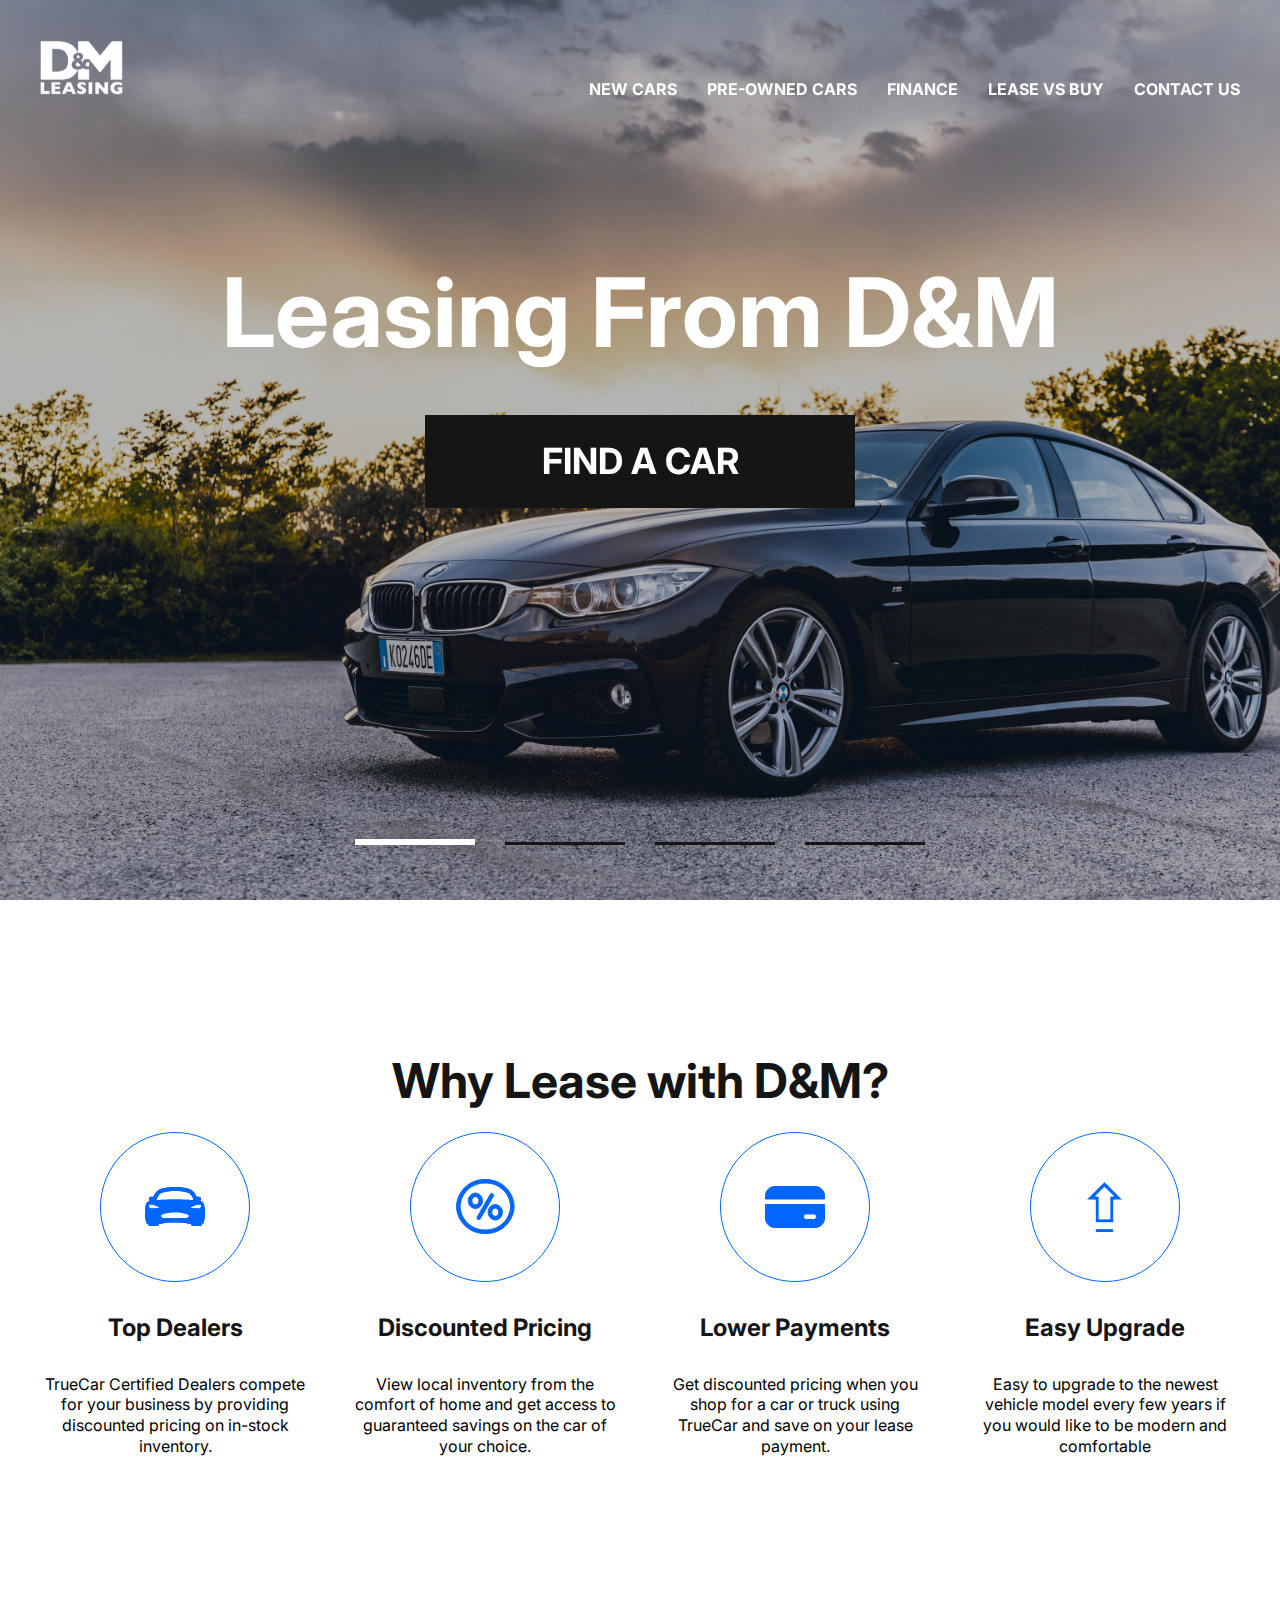
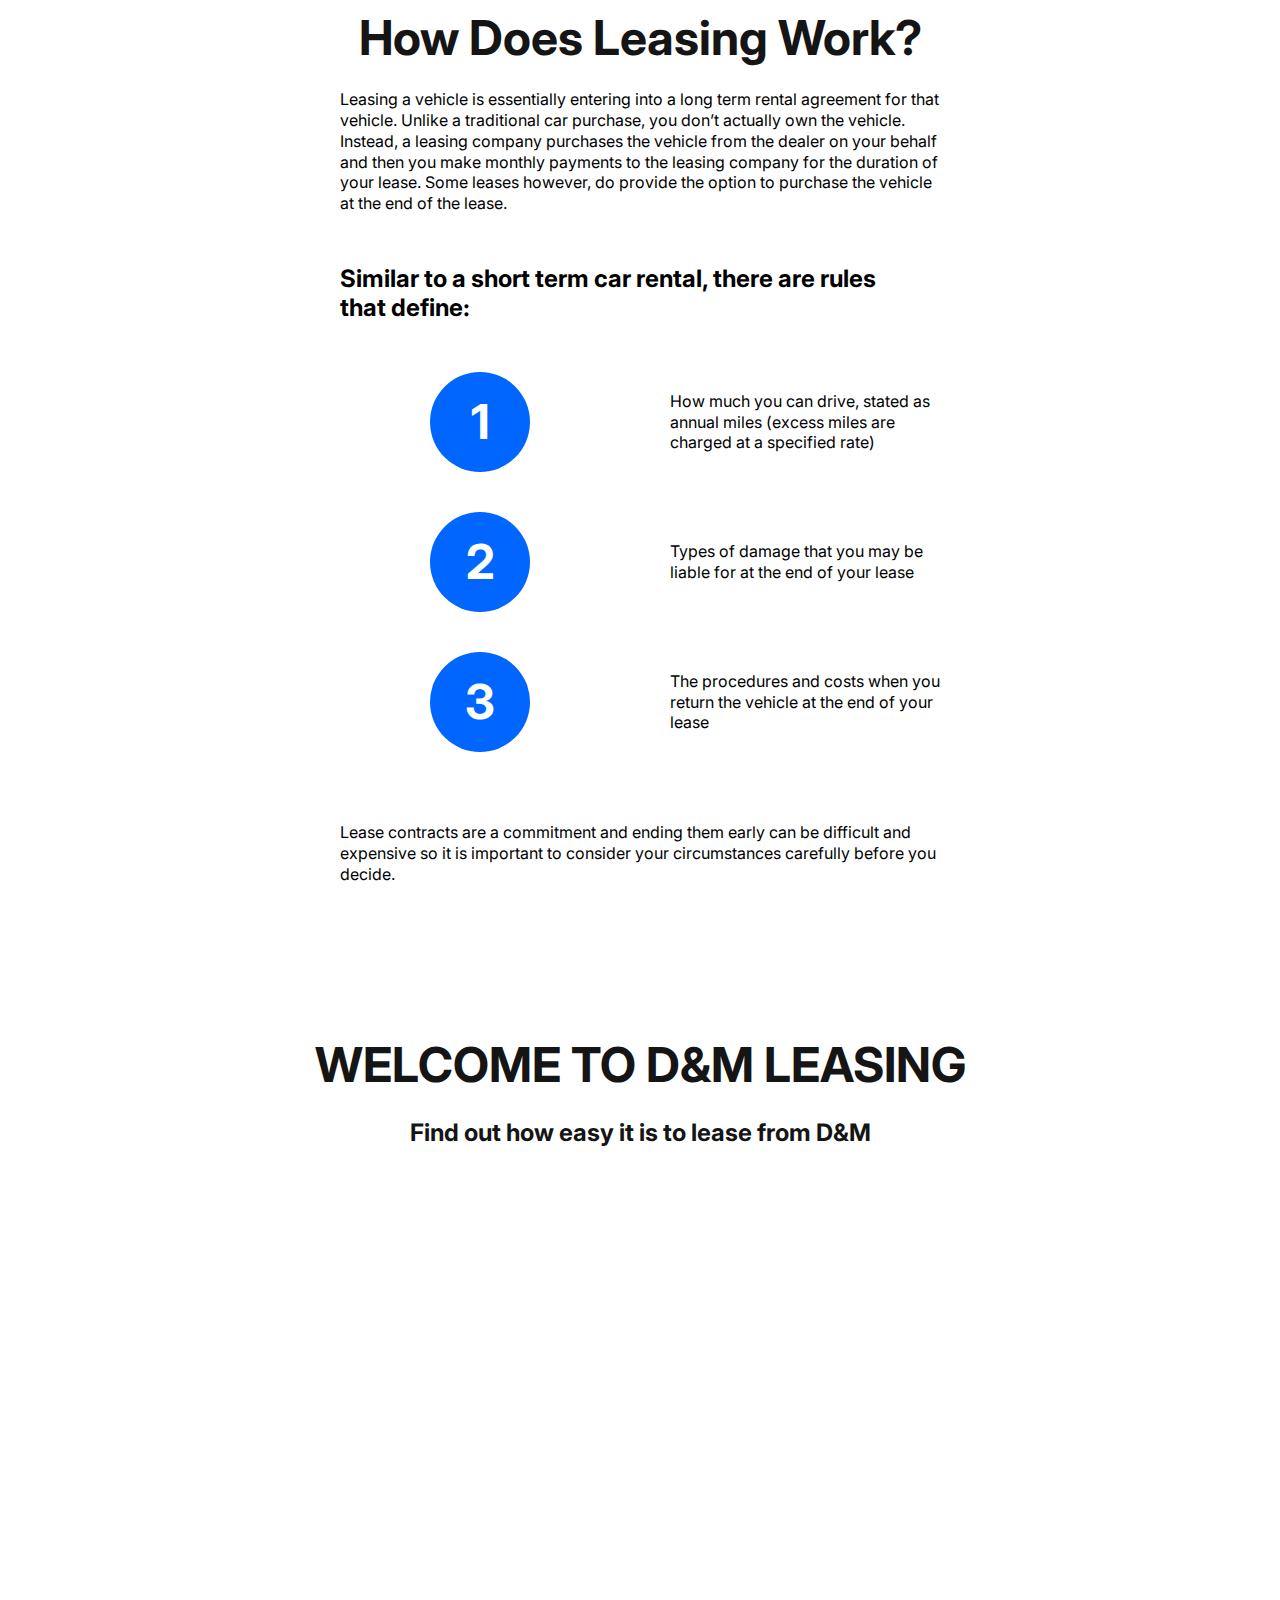
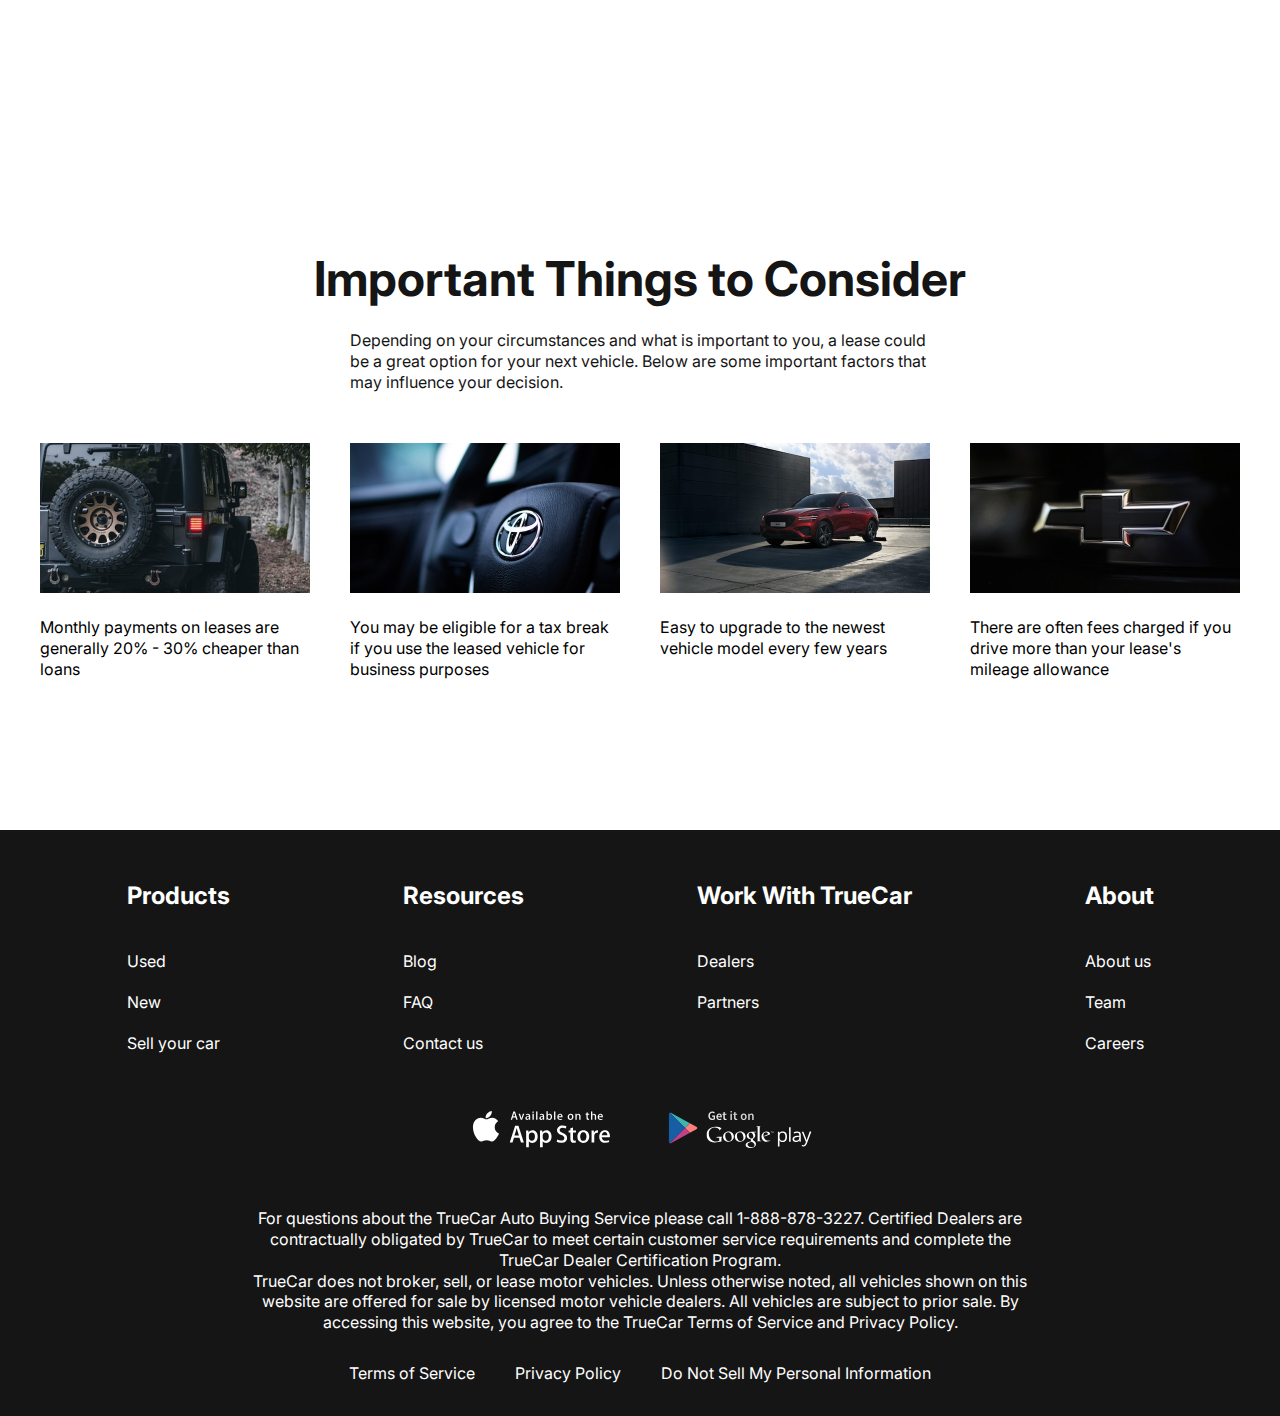
<file: index.html>
<!DOCTYPE html>
<html lang="en">

<head>
  <meta charset="UTF-8">
  <meta http-equiv="X-UA-Compatible" content="IE=edge">
  <meta name="viewport" content="width=device-width, initial-scale=1.0">
  <title>Document</title>
  <link rel="preconnect" href="https://fonts.googleapis.com">
  <link rel="preconnect" href="https://fonts.gstatic.com" crossorigin>
  <link href="https://fonts.googleapis.com/css2?family=Inter:wght@400;700&display=swap" rel="stylesheet">
  <link rel="stylesheet" href="https://cdn.jsdelivr.net/npm/swiper@9/swiper-bundle.min.css" />
  <link rel="stylesheet" href="css/style.css">
</head>

<body>
  <div class="wrapper">
    <header class="header header-main">
      <div class="container">
        <div class="header__inner">
          <a href="#" class="logo">
            <img src="images/logo.svg" alt="" class="logo__img">
          </a>
          <nav class="menu">
            <ul class="menu__list">
              <li class="menu__list-item"><a href="#" class="menu__list-link">NEW CARS</a></li>
              <li class="menu__list-item"><a href="#" class="menu__list-link">PRE-OWNED CARS</a></li>
              <li class="menu__list-item"><a href="#" class="menu__list-link">FINANCE</a></li>
              <li class="menu__list-item"><a href="#" class="menu__list-link">LEASE VS BUY</a></li>
              <li class="menu__list-item"><a href="contacts.html" class="menu__list-link">CONTACT US</a></li>
            </ul>
          </nav>
        </div>
      </div>
    </header>
    <main class="main">
      <section class="top">
        <div class="container">
          <h1 class="title">
            Leasing From D&M
          </h1>
          <a href="#" class="top__link">FIND A CAR</a>
        </div>
      </section>
      <div class="slider">
        <div class="swiper">
          <div class="swiper-wrapper">
            <div class="swiper-slide" style="background-image: url(images/slide-1.jpg)"></div>
            <div class="swiper-slide" style="background-image: url(images/slide-1.jpg)"></div>
            <div class="swiper-slide" style="background-image: url(images/slide-1.jpg)"></div>
            <div class="swiper-slide" style="background-image: url(images/slide-1.jpg)"></div>
          </div>
          <div class="swiper-pagination"></div>

        </div>
      </div>
      <section class="why-lease">
        <div class="container">
          <h2 class="section-title">
            Why Lease with D&M?
          </h2>
          <ul class="why-lease__list">
            <li class="why-lease__item">
              <img src="images/why-lease-1.svg" alt="" class="why-lease__item-img">
              <h3 class="why-lease__item-title">Top Dealers</h3>
              <p class="why-lease__item-text">TrueCar Certified Dealers compete for your business by providing
                discounted pricing on in-stock inventory.</p>
            </li>
            <li class="why-lease__item">
              <img src="images/why-lease-2.svg" alt="" class="why-lease__item-img">
              <h3 class="why-lease__item-title">Discounted Pricing</h3>
              <p class="why-lease__item-text">View local inventory from the comfort of home and get access to guaranteed
                savings on the car of your choice.</p>
            </li>
            <li class="why-lease__item">
              <img src="images/why-lease-3.svg" alt="" class="why-lease__item-img">
              <h3 class="why-lease__item-title">Lower Payments</h3>
              <p class="why-lease__item-text">Get discounted pricing when you shop for a car or truck using TrueCar and
                save on your lease payment.</p>
            </li>
            <li class="why-lease__item">
              <img src="images/why-lease-4.svg" alt="" class="why-lease__item-img">
              <h3 class="why-lease__item-title">Easy Upgrade</h3>
              <p class="why-lease__item-text">Easy to upgrade to the newest vehicle model every few years if you would
                like to be modern and comfortable</p>
            </li>
          </ul>
        </div>
      </section>
      <section class="how-does">
        <div class="container">
          <div class="how-does__inner">
            <h2 class="section-title">
              How Does Leasing Work?
            </h2>
            <p class="how-does__text">
              Leasing a vehicle is essentially entering into a long term rental agreement for that vehicle. Unlike a
              traditional car purchase, you don’t actually own the vehicle. Instead, a leasing company purchases the
              vehicle from the dealer on your behalf and then you make monthly payments to the leasing company for the
              duration of your lease. Some leases however, do provide the option to purchase the vehicle at the end of
              the lease.
            </p>
            <h4 class="how-does__title">
              Similar to a short term car rental, there are rules that define:
            </h4>
            <ol class="how-does__list">
              <li class="how-does__item">How much you can drive, stated as annual miles (excess miles are charged at a
                specified rate)</li>
              <li class="how-does__item">Types of damage that you may be liable for at the end of your lease</li>
              <li class="how-does__item">The procedures and costs when you return the vehicle at the end of your lease
              </li>
            </ol>
            <p class="how-does__text">
              Lease contracts are a commitment and ending them early can be difficult and expensive so it is important
              to consider your circumstances carefully before you decide.
            </p>
          </div>
        </div>
      </section>
      <section class="video">
        <div class="container">
          <h2 class="section-title video-title">
            WELCOME TO D&M LEASING
          </h2>
          <p class="video__text">
            Find out how easy it is to lease from D&M
          </p>
          <iframe class="video__content" width="1000" height="500" src="https://www.youtube.com/embed/vs3zShb6KwM"
            title="YouTube video player" frameborder="0"
            allow="accelerometer; autoplay; clipboard-write; encrypted-media; gyroscope; picture-in-picture; web-share"
            allowfullscreen></iframe>
        </div>
      </section>
      <section class="important">
        <div class="container">
          <h2 class="section-title important-title">
            Important Things to Consider
          </h2>
          <p class="important__text">
            Depending on your circumstances and what is important to you, a lease could be a great option for your next
            vehicle. Below are some important factors that may influence your decision.
          </p>
          <ul class="important__list">
            <li class="important__item">
              <img src="images/imp-1.jpg" alt="" class="important__item-img">
              <p class="important__item-text">
                Monthly payments on leases are generally 20% - 30% cheaper than loans
              </p>
            </li>
            <li class="important__item">
              <img src="images/imp-2.jpg" alt="" class="important__item-img">
              <p class="important__item-text">
                You may be eligible for a tax break if you use the leased vehicle for business purposes
              </p>
            </li>
            <li class="important__item">
              <img src="images/imp-3.jpg" alt="" class="important__item-img">
              <p class="important__item-text">
                Easy to upgrade to the newest vehicle model every few years
              </p>
            </li>
            <li class="important__item">
              <img src="images/imp-4.jpg" alt="" class="important__item-img">
              <p class="important__item-text">
                There are often fees charged if you drive more than your lease's mileage allowance
              </p>
            </li>
          </ul>
        </div>
      </section>
    </main>
    <footer class="footer">
      <div class="container">
        <nav class="footer__menu">
          <ul class="footer__menu-list">
            <li class="footer__menu-item">
              <p class="footer__menu-title">Products</p>
            </li>
            <li class="footer__menu-item"><a href="#" class="footer__menu-link">Used</a></li>
            <li class="footer__menu-item"><a href="#" class="footer__menu-link">New</a></li>
            <li class="footer__menu-item"><a href="#" class="footer__menu-link">Sell your car</a></li>
          </ul>
          <ul class="footer__menu-list">
            <li class="footer__menu-item">
              <p class="footer__menu-title">Resources</p>
            </li>

            <li class="footer__menu-item"><a href="#" class="footer__menu-link">Blog</a></li>
            <li class="footer__menu-item"><a href="#" class="footer__menu-link">FAQ</a></li>
            <li class="footer__menu-item"><a href="#" class="footer__menu-link">Contact us</a></li>
          </ul>
          <ul class="footer__menu-list">
            <li class="footer__menu-item">
              <p class="footer__menu-title">Work With TrueCar</p>
            </li>
            <li class="footer__menu-item"><a href="#" class="footer__menu-link">Dealers</a></li>
            <li class="footer__menu-item"><a href="#" class="footer__menu-link">Partners</a></li>
          </ul>
          <ul class="footer__menu-list">
            <li class="footer__menu-item">
              <p class="footer__menu-title">About</p>
            </li>
            <li class="footer__menu-item"><a href="#" class="footer__menu-link">About us</a></li>
            <li class="footer__menu-item"><a href="#" class="footer__menu-link">Team</a></li>
            <li class="footer__menu-item"><a href="#" class="footer__menu-link">Careers</a></li>
          </ul>

        </nav>
        <ul class="app">
          <li class="app__item">
            <a href="" class="app__item-link">
              <img class="app__item-img" src="images/appstore.svg" alt="">
            </a>
          </li>
          <li class="app__item">
            <a href="" class="app__item-link">
              <img class="app__item-img" src="images/playmarket.svg" alt="">
            </a>
          </li>
        </ul>
        <div class="footer__copy">
          <p class="footer__copy-text">
            For questions about the TrueCar Auto Buying Service please call 1-888-878-3227.
            Certified Dealers are contractually obligated by TrueCar to meet certain customer service requirements and
            complete the TrueCar Dealer Certification Program.

          </p>
          <p class="footer__copy-text">
            TrueCar does not broker, sell, or lease motor vehicles. Unless otherwise noted, all vehicles shown on this
            website are offered for sale by licensed motor vehicle dealers. All vehicles are subject to prior sale. By
            accessing this website, you agree to the TrueCar Terms of Service and Privacy Policy.
          </p>
        </div>
        <nav class="copy__nav">
          <ul class="copy__nav-list">
            <li class="copy__nav-item"><a href="#" class="copy__nav-link">Terms of Service</a></li>
            <li class="copy__nav-item"><a href="#" class="copy__nav-link">Privacy Policy</a></li>
            <li class="copy__nav-item"><a href="#" class="copy__nav-link">Do Not Sell My Personal Information</a></li>
          </ul>
        </nav>
      </div>
    </footer>
  </div>
  <script src="https://cdn.jsdelivr.net/npm/swiper@9/swiper-bundle.min.js"></script>
  <script src="js/main.js"></script>
</body>

</html>
</file>
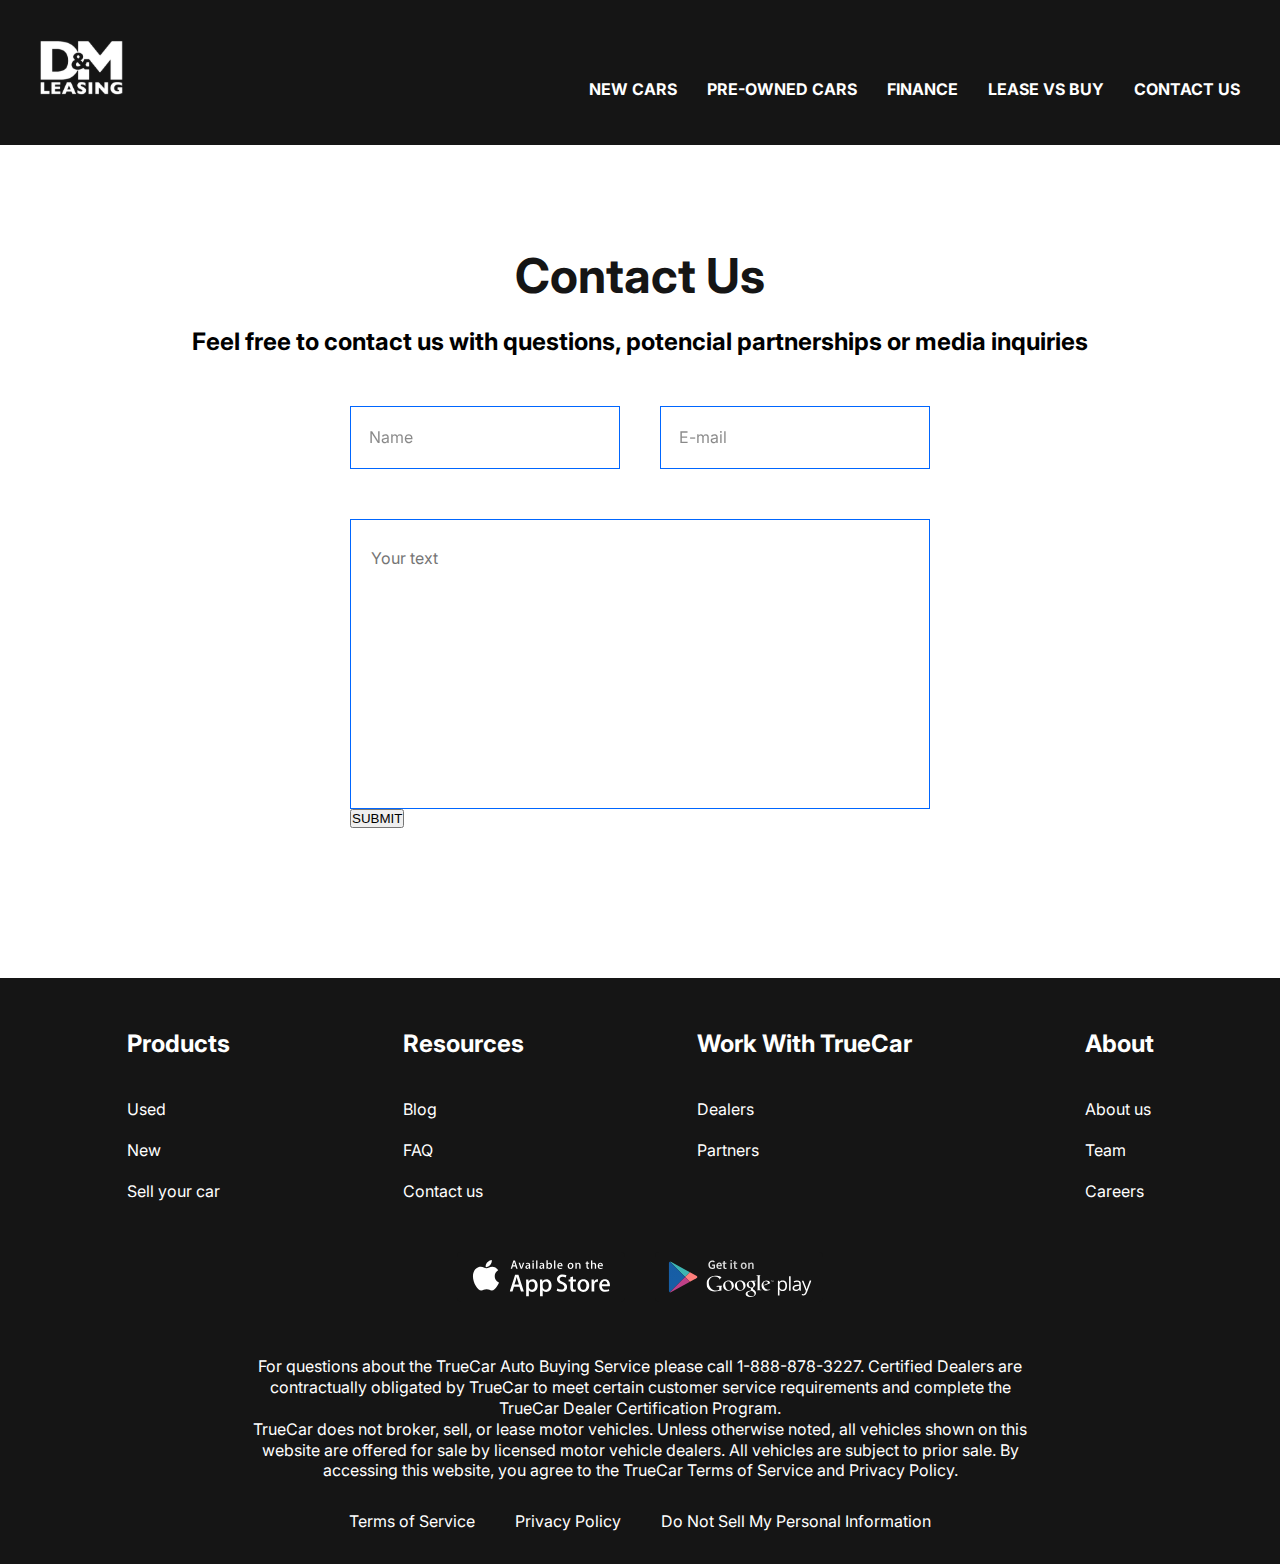
<file: contacts.html>
<!DOCTYPE html>
<html lang="en">

<head>
  <meta charset="UTF-8">
  <meta http-equiv="X-UA-Compatible" content="IE=edge">
  <meta name="viewport" content="width=device-width, initial-scale=1.0">
  <title>Document</title>
  <link rel="preconnect" href="https://fonts.googleapis.com">
  <link rel="preconnect" href="https://fonts.gstatic.com" crossorigin>
  <link href="https://fonts.googleapis.com/css2?family=Inter:wght@400;700&display=swap" rel="stylesheet">
  <link rel="stylesheet" href="css/style.css">
</head>

<body>
  <div class="wrapper">
    <header class="header">
      <div class="container">
        <div class="header__inner">
          <a href="index.html" class="logo">
            <img src="images/logo.svg" alt="" class="logo__img">
          </a>
          <nav class="menu">
            <ul class="menu__list">
              <li class="menu__list-item"><a href="#" class="menu__list-link">NEW CARS</a></li>
              <li class="menu__list-item"><a href="#" class="menu__list-link">PRE-OWNED CARS</a></li>
              <li class="menu__list-item"><a href="#" class="menu__list-link">FINANCE</a></li>
              <li class="menu__list-item"><a href="#" class="menu__list-link">LEASE VS BUY</a></li>
              <li class="menu__list-item"><a href="#" class="menu__list-link">CONTACT US</a></li>
            </ul>
          </nav>
        </div>
      </div>
    </header>
    <main class="main">
      <section class="contacts">
        <div class="container">
          <h2 class="section-title contacts-title">
            Contact Us
          </h2>
          <p class="contacts__text">
            Feel free to contact us with questions, potencial partnerships or media inquiries
          </p>
          <form action="#" class="form">
            <input placeholder="Name" type="text" class="form__input">
            <input placeholder="E-mail" type="email" class="form__input">
            <textarea placeholder="Your text" class="form__textarea"></textarea>
            <button class="form__btn" type="submit">SUBMIT</button>
          </form>
        </div>
      </section>

    </main>
    <footer class="footer">
      <div class="container">
        <nav class="footer__menu">
          <ul class="footer__menu-list">
            <li class="footer__menu-item">
              <p class="footer__menu-title">Products</p>
            </li>
            <li class="footer__menu-item"><a href="#" class="footer__menu-link">Used</a></li>
            <li class="footer__menu-item"><a href="#" class="footer__menu-link">New</a></li>
            <li class="footer__menu-item"><a href="#" class="footer__menu-link">Sell your car</a></li>
          </ul>
          <ul class="footer__menu-list">
            <li class="footer__menu-item">
              <p class="footer__menu-title">Resources</p>
            </li>

            <li class="footer__menu-item"><a href="#" class="footer__menu-link">Blog</a></li>
            <li class="footer__menu-item"><a href="#" class="footer__menu-link">FAQ</a></li>
            <li class="footer__menu-item"><a href="#" class="footer__menu-link">Contact us</a></li>
          </ul>
          <ul class="footer__menu-list">
            <li class="footer__menu-item">
              <p class="footer__menu-title">Work With TrueCar</p>
            </li>
            <li class="footer__menu-item"><a href="#" class="footer__menu-link">Dealers</a></li>
            <li class="footer__menu-item"><a href="#" class="footer__menu-link">Partners</a></li>
          </ul>
          <ul class="footer__menu-list">
            <li class="footer__menu-item">
              <p class="footer__menu-title">About</p>
            </li>
            <li class="footer__menu-item"><a href="#" class="footer__menu-link">About us</a></li>
            <li class="footer__menu-item"><a href="#" class="footer__menu-link">Team</a></li>
            <li class="footer__menu-item"><a href="#" class="footer__menu-link">Careers</a></li>
          </ul>

        </nav>
        <ul class="app">
          <li class="app__item">
            <a href="" class="app__item-link">
              <img class="app__item-img" src="images/appstore.svg" alt="">
            </a>
          </li>
          <li class="app__item">
            <a href="" class="app__item-link">
              <img class="app__item-img" src="images/playmarket.svg" alt="">
            </a>
          </li>
        </ul>
        <div class="footer__copy">
          <p class="footer__copy-text">
            For questions about the TrueCar Auto Buying Service please call 1-888-878-3227.
            Certified Dealers are contractually obligated by TrueCar to meet certain customer service requirements and
            complete the TrueCar Dealer Certification Program.

          </p>
          <p class="footer__copy-text">
            TrueCar does not broker, sell, or lease motor vehicles. Unless otherwise noted, all vehicles shown on this
            website are offered for sale by licensed motor vehicle dealers. All vehicles are subject to prior sale. By
            accessing this website, you agree to the TrueCar Terms of Service and Privacy Policy.
          </p>
        </div>
        <nav class="copy__nav">
          <ul class="copy__nav-list">
            <li class="copy__nav-item"><a href="#" class="copy__nav-link">Terms of Service</a></li>
            <li class="copy__nav-item"><a href="#" class="copy__nav-link">Privacy Policy</a></li>
            <li class="copy__nav-item"><a href="#" class="copy__nav-link">Do Not Sell My Personal Information</a></li>
          </ul>
        </nav>
      </div>
    </footer>
  </div>
</body>

</html>
</file>
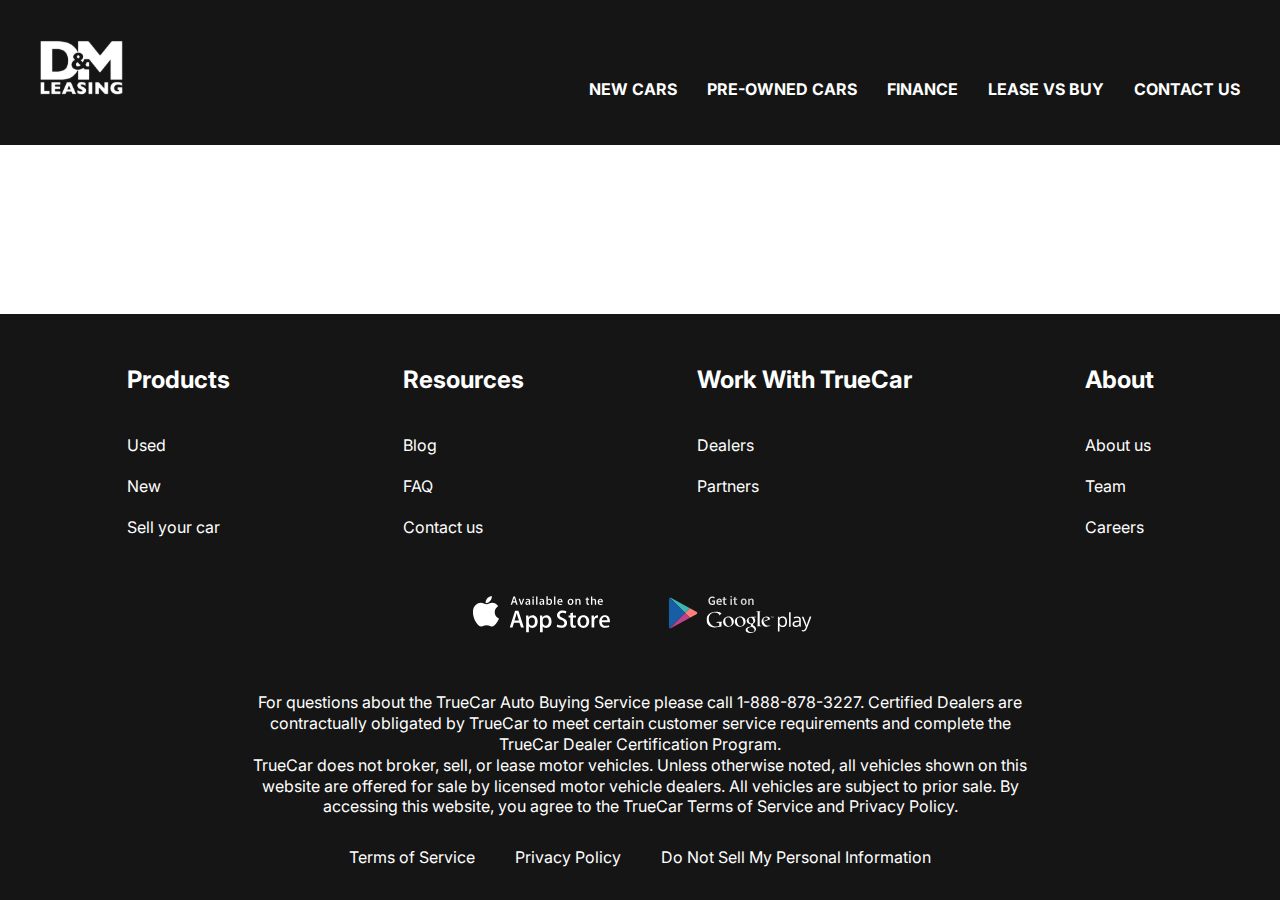
<file: new-cars.html>
<!DOCTYPE html>
<html lang="en">

<head>
  <meta charset="UTF-8">
  <meta http-equiv="X-UA-Compatible" content="IE=edge">
  <meta name="viewport" content="width=device-width, initial-scale=1.0">
  <title>Document</title>
  <link rel="preconnect" href="https://fonts.googleapis.com">
  <link rel="preconnect" href="https://fonts.gstatic.com" crossorigin>
  <link href="https://fonts.googleapis.com/css2?family=Inter:wght@400;700&display=swap" rel="stylesheet">
  <link rel="stylesheet" href="css/style.css">
</head>

<body>
  <div class="wrapper">
    <header class="header">
      <div class="container">
        <div class="header__inner">
          <a href="index.html" class="logo">
            <img src="images/logo.svg" alt="" class="logo__img">
          </a>
          <nav class="menu">
            <ul class="menu__list">
              <li class="menu__list-item"><a href="#" class="menu__list-link">NEW CARS</a></li>
              <li class="menu__list-item"><a href="#" class="menu__list-link">PRE-OWNED CARS</a></li>
              <li class="menu__list-item"><a href="#" class="menu__list-link">FINANCE</a></li>
              <li class="menu__list-item"><a href="#" class="menu__list-link">LEASE VS BUY</a></li>
              <li class="menu__list-item"><a href="contacts.html" class="menu__list-link">CONTACT US</a></li>
            </ul>
          </nav>
        </div>
      </div>
    </header>
    <main class="main">


    </main>
    <footer class="footer">
      <div class="container">
        <nav class="footer__menu">
          <ul class="footer__menu-list">
            <li class="footer__menu-item">
              <p class="footer__menu-title">Products</p>
            </li>
            <li class="footer__menu-item"><a href="#" class="footer__menu-link">Used</a></li>
            <li class="footer__menu-item"><a href="#" class="footer__menu-link">New</a></li>
            <li class="footer__menu-item"><a href="#" class="footer__menu-link">Sell your car</a></li>
          </ul>
          <ul class="footer__menu-list">
            <li class="footer__menu-item">
              <p class="footer__menu-title">Resources</p>
            </li>

            <li class="footer__menu-item"><a href="#" class="footer__menu-link">Blog</a></li>
            <li class="footer__menu-item"><a href="#" class="footer__menu-link">FAQ</a></li>
            <li class="footer__menu-item"><a href="#" class="footer__menu-link">Contact us</a></li>
          </ul>
          <ul class="footer__menu-list">
            <li class="footer__menu-item">
              <p class="footer__menu-title">Work With TrueCar</p>
            </li>
            <li class="footer__menu-item"><a href="#" class="footer__menu-link">Dealers</a></li>
            <li class="footer__menu-item"><a href="#" class="footer__menu-link">Partners</a></li>
          </ul>
          <ul class="footer__menu-list">
            <li class="footer__menu-item">
              <p class="footer__menu-title">About</p>
            </li>
            <li class="footer__menu-item"><a href="#" class="footer__menu-link">About us</a></li>
            <li class="footer__menu-item"><a href="#" class="footer__menu-link">Team</a></li>
            <li class="footer__menu-item"><a href="#" class="footer__menu-link">Careers</a></li>
          </ul>

        </nav>
        <ul class="app">
          <li class="app__item">
            <a href="" class="app__item-link">
              <img class="app__item-img" src="images/appstore.svg" alt="">
            </a>
          </li>
          <li class="app__item">
            <a href="" class="app__item-link">
              <img class="app__item-img" src="images/playmarket.svg" alt="">
            </a>
          </li>
        </ul>
        <div class="footer__copy">
          <p class="footer__copy-text">
            For questions about the TrueCar Auto Buying Service please call 1-888-878-3227.
            Certified Dealers are contractually obligated by TrueCar to meet certain customer service requirements and
            complete the TrueCar Dealer Certification Program.

          </p>
          <p class="footer__copy-text">
            TrueCar does not broker, sell, or lease motor vehicles. Unless otherwise noted, all vehicles shown on this
            website are offered for sale by licensed motor vehicle dealers. All vehicles are subject to prior sale. By
            accessing this website, you agree to the TrueCar Terms of Service and Privacy Policy.
          </p>
        </div>
        <nav class="copy__nav">
          <ul class="copy__nav-list">
            <li class="copy__nav-item"><a href="#" class="copy__nav-link">Terms of Service</a></li>
            <li class="copy__nav-item"><a href="#" class="copy__nav-link">Privacy Policy</a></li>
            <li class="copy__nav-item"><a href="#" class="copy__nav-link">Do Not Sell My Personal Information</a></li>
          </ul>
        </nav>
      </div>
    </footer>
  </div>
</body>

</html>
</file>
<file: css/style.css>
html {
  box-sizing: border-box;
}

*,
*::after,
*::before {
  box-sizing: inherit;
  margin: 0;
  padding: 0;
}

ul {
  list-style: none;
}

html,
body {
  height: 100%;
}

a {
  text-decoration: none;
  color: inherit;
}

.section-title {
  text-align: center;
  font-weight: 700;
  font-size: 48px;
  color: #151515;
  margin-bottom: 50px;
}

.wrapper {
  min-height: 100%;
  display: flex;
  flex-direction: column;
}




.container {
  max-width: 1230px;
  margin: 0 auto;
  padding: 0 15px;
}

body {
  font-size: 16px;
  font-weight: 400;
  font-family: "Inter", sans-serif;
  line-height: 1.3;
}



.header {
  background-color: #151515;
}

.header-main {
  background-color: transparent;
  position: absolute;
  z-index: 6;
  left: 0;
  right: 0;

}

.header__inner {
  padding-top: 40px;
  display: flex;
  justify-content: space-between;
  align-items: flex-end;
  padding-bottom: 45px;
}

.menu__list {
  display: flex;
  gap: 30px;
}

.menu__list-link {
  color: white;
  text-transform: uppercase;
  font-family: 'Inter';
  font-weight: 700;
  line-height: 19px;
}


.footer {
  background-color: #151515;
  padding: 50px 0 32px;
  color: white;
}

.footer__menu {
  display: flex;
  justify-content: space-around;
  margin-bottom: 50px;
}

.footer__menu-list {
  max-width: 250px;
}

.footer__menu-title {
  font-size: 24px;
  font-weight: 700;
  padding-bottom: 20px;
}

.footer__menu-item+.footer__menu-item {
  padding-top: 20px;
}

.app {
  display: flex;
  justify-content: center;
  gap: 30px;
  margin-bottom: 50px;
}

.footer__copy {
  max-width: 800px;
  text-align: center;
  margin: 0 auto 30px;
}

.copy__nav-list {
  display: flex;
  justify-content: center;
  gap: 40px;
}

.main {
  flex-grow: 1;
}

.top {
  color: #fff;
  text-align: center;
  padding-top: 250px;
  padding-bottom: 50px;
  position: absolute;
  z-index: 5;
  left: 0;
  right: 0;
}

.title {
  padding-bottom: 40px;
  font-size: 96px;
  font-weight: 700;
}

.top__link {
  background-color: #151515;
  padding: 23px;
  max-width: 430px;
  width: 100%;
  display: inline-block;
  text-transform: uppercase;
  font-size: 36px;
  font-weight: 700;
}

.swiper::after {
  content: "";
  background-color: rgba(21, 21, 21, 0.3);
  position: absolute;
  left: 0;
  right: 0;
  bottom: 0;
  top: 0;
  z-index: 5;
}

.swiper-wrapper {
  background: rgba(21, 21, 21, 0.9);
}

.swiper-slide {
  height: 100vh;
  background-repeat: no-repeat;
  background-size: cover;
  background-position: center;
}

.swiper-pagination-bullet {
  width: 120px;
  height: 3px;
  background-color: #151515;
  border-radius: 0;
  opacity: 1;

}

.swiper-pagination-horizontal.swiper-pagination-bullets .swiper-pagination-bullet {
  margin: 0 15px;
}

.swiper-pagination-bullets.swiper-pagination-horizontal {
  bottom: 50px;
}

.swiper-pagination-bullet-active {
  background-color: white;
  height: 6px;
}


.why-lease {
  padding: 150px 0;
}

.container {}



.why-lease__list {
  display: grid;
  grid-template-columns: repeat(4, 1fr);
  gap: 40px;
  text-align: center;
}

.why-lease__item {
  display: flex;
  flex-direction: column;
  align-items: center;
  min-height: 100%;
}

.why-lease__item-img {
  margin-bottom: 30px;
}

.why-lease__item-title {
  margin-bottom: 30px;
  font-weight: 700;
  font-size: 24px;
  color: #151515;
  text-align: left;
}


.how-does {
  padding-bottom: 150px;
}


.how-does__inner {
  max-width: 600px;
  margin: 0 auto;
}

.how-does__text:not(:last-child) {
  padding-bottom: 50px;
}


.how-does__title {
  max-width: 580px;
  font-weight: 700;
  font-size: 24px;
  line-height: 29px;
}

.how-does__list {
  padding: 50px 0 70px;
  counter-reset: myCounter;
  display: flex;
  flex-direction: column;
  align-items: flex-end;
}

.how-does__item {
  list-style-type: none;
  display: flex;
  align-items: center;
  max-width: 510px;
  line-height: 130%;
  gap: 140px;
  justify-items: flex-end;
}

.how-does__item:not(:last-child) {
  margin-bottom: 40px;
}

.how-does__item::before {
  counter-increment: myCounter;
  content: counter(myCounter);
  display: inline-block;
  background-color: #0066FF;
  min-width: 100px;
  height: 100px;
  border-radius: 50%;
  display: flex;
  align-items: center;
  justify-content: center;
  font-weight: 700;
  font-size: 48px;
  color: #FFFFFF;
}

.video {
  padding-bottom: 150px;
}

.video-title {
  margin-bottom: 20px;
  font-size: 48px;
}

.video__text {
  font-weight: 700;
  font-size: 24px;
  color: #151515;
  text-align: center;
}

.video__text:not(:last-child) {
  padding-bottom: 50px;
}

.video__content {
  margin: 0 auto;
  display: block;
}



.important {
  padding-bottom: 150px;
}

.section-title {
  margin-bottom: 20px;
}

.important-title {}

.important__text {
  margin: 0 auto;
  max-width: 580px;
  font-size: 16px;
  line-height: 130%;
  color: #151515;
}

.important__text:not(:last-child) {
  margin-bottom: 50px;
}

.important__list {
  display: grid;
  grid-template-columns: repeat(4, 1fr);
  gap: 40px;
}

.important__item {}

.important__item-img:not(:last-child) {
  margin-bottom: 20px;
}

.important__item-text {}




.contacts {
  padding: 100px 0 150px;
}





.contacts-title {
  margin-bottom: 20px;
}

.contacts__text {
  font-weight: 700;
  font-size: 24px;
  line-height: 29px;
  color: #000000;
  text-align: center;
  padding: 0 100px;
}

.contacts__text:not(:last-child) {
  margin-bottom: 50px;
}


.form {
  max-width: 580px;
  margin: 0 auto;
  display: flex;
  justify-content: space-between;
  flex-wrap: wrap;
}

.form__input {
  padding: 20px 18px;
  width: 270px;
  display: inline-block;
  border: 1px solid #0066FF;
  margin-bottom: 50px;
  font-size: 16px;
  font-weight: 400;
  font-family: "Inter", sans-serif;
  line-height: 1.3;
}

.form__input::placeholder {
  color: #151515;
  font-size: 16px;
  font-weight: 400;
  font-family: "Inter", sans-serif;
  line-height: 1.3;
  opacity: 0.5;
}

.form__input:focus {}

.form__textarea {
  width: 100%;
  resize: none;
  padding: 28px 20px;
  border: 1px solid #0066FF;
  display: inline-block;
  height: 290px;
  font-size: 16px;
  font-weight: 400;
  font-family: "Inter", sans-serif;
  line-height: 1.3;
}

.form__btn {}
</file>
